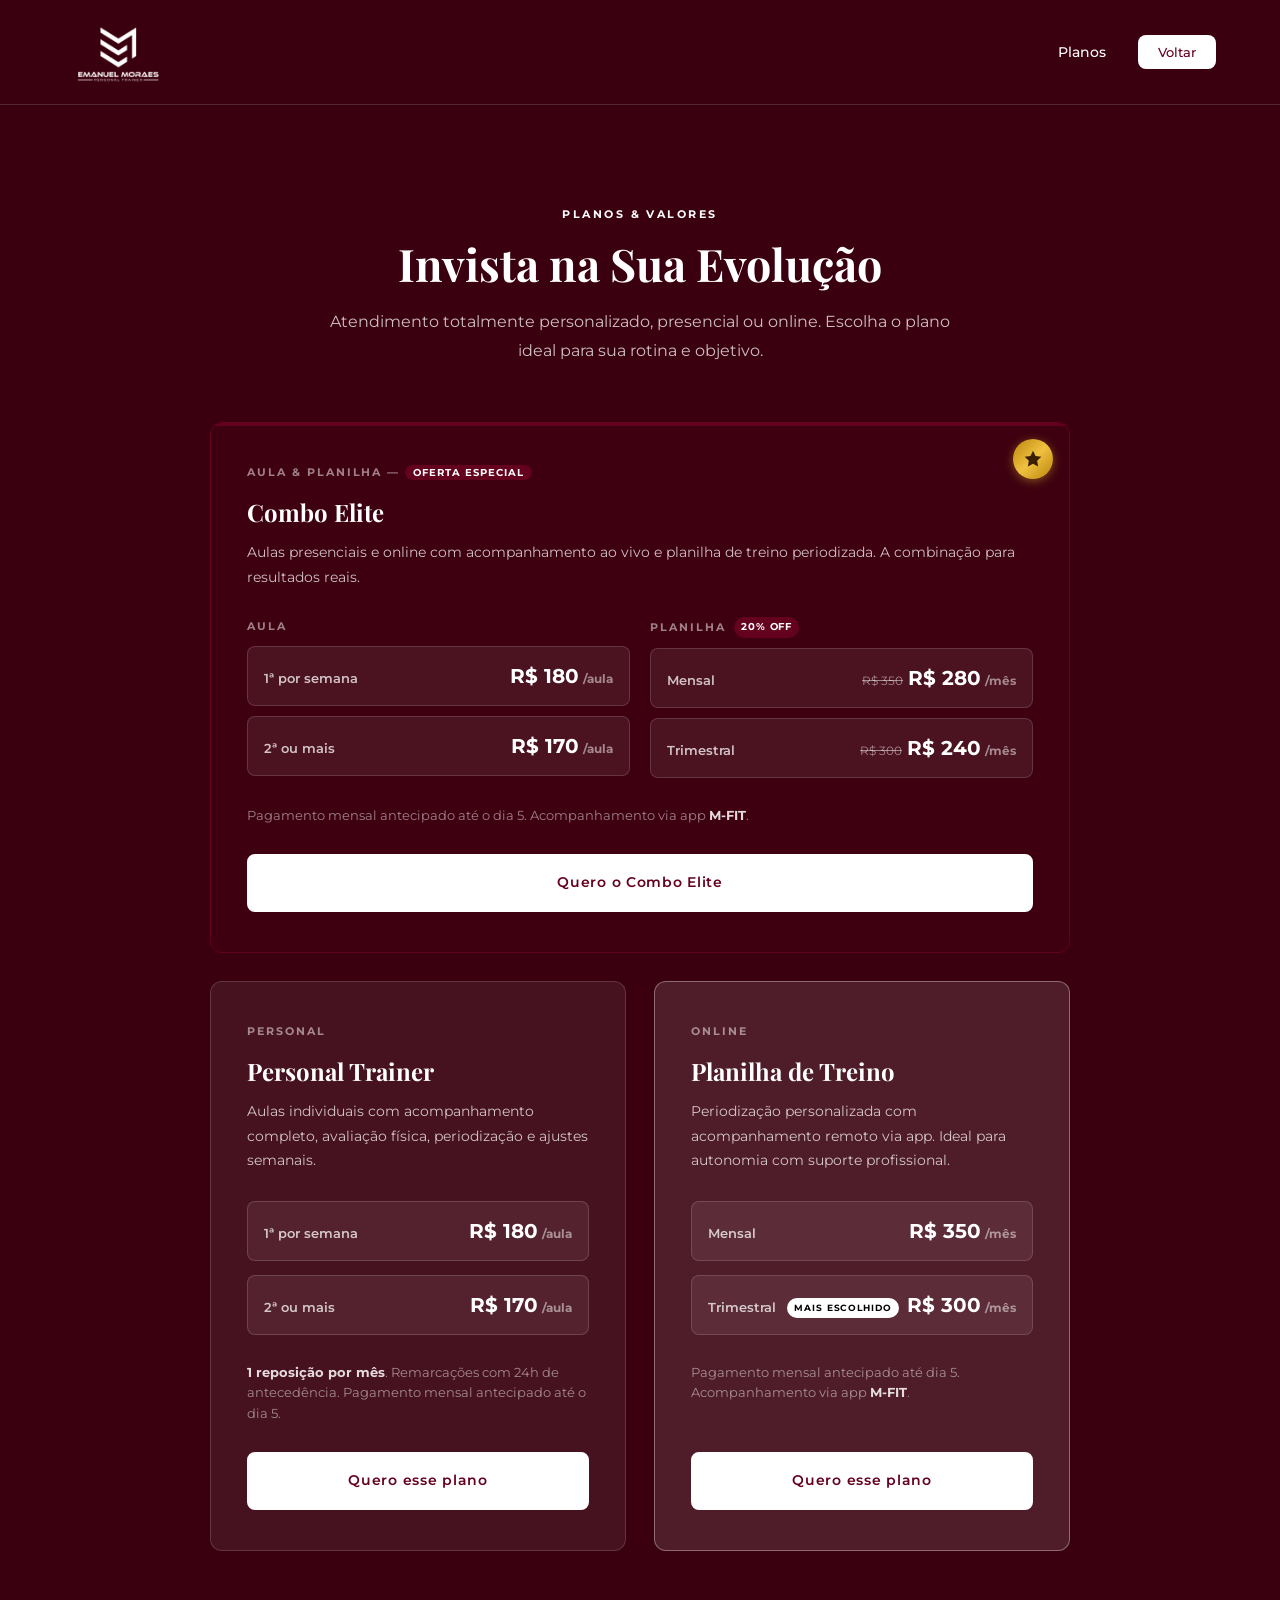
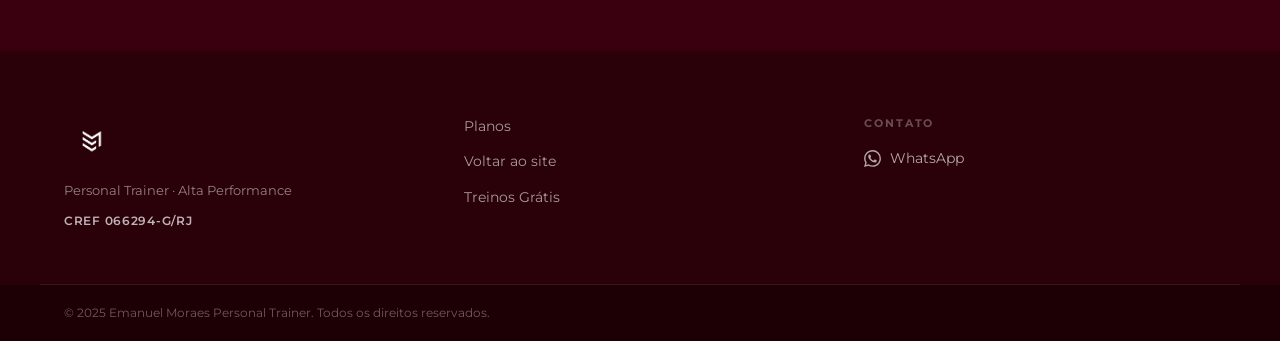
<file: index.html>
<!DOCTYPE html>
<html lang="pt-BR">
<head>
  <meta charset="UTF-8">
  <meta name="viewport" content="width=device-width, initial-scale=1.0">
  <title>Emanuel Moraes | Planos e Valores</title>
  <meta name="description" content="Planos e preços do Personal Trainer Emanuel Moraes - acompanhamento presencial e online">
  <link rel="preconnect" href="https://fonts.googleapis.com">
  <link rel="preconnect" href="https://fonts.gstatic.com" crossorigin>
  <link href="https://fonts.googleapis.com/css2?family=Playfair+Display:ital,wght@0,400;0,700;0,900&family=Montserrat:wght@300;400;500;600;700&display=swap" rel="stylesheet">
  <link rel="stylesheet" href="https://unpkg.com/aos@2.3.4/dist/aos.css">
  <link rel="stylesheet" href="css/style.css">
</head>
<body>
  <header class="header" id="header">
    <nav class="nav container">
      <a href="../site-emanuel-moraes/index.html" class="nav__logo">
        <img src="Imagens/Logo%20Branca.png" alt="Emanuel Moraes" class="nav__logo-img">
      </a>
      <ul class="nav__menu" id="navMenu" role="navigation" aria-label="Menu principal">
        <li><a href="#planos" class="nav__link">Planos</a></li>
        <li><a href="../site-emanuel-moraes/index.html" class="nav__link nav__link--cta">Voltar</a></li>
      </ul>
      <button class="nav__hamburger" id="navHamburger" aria-label="Abrir menu" aria-expanded="false">
        <span></span><span></span><span></span>
      </button>
    </nav>
  </header>

  <main>
    <section class="planos section" id="planos" aria-label="Planos e Valores" style="margin-top: var(--nav-h);">
      <div class="container">
        <div class="section-header" data-aos="fade-up">
          <span class="eyebrow">Planos &amp; Valores</span>
          <h2 class="section-title">Invista na Sua Evolução</h2>
          <p class="section-desc">Atendimento totalmente personalizado, presencial ou online. Escolha o plano ideal para sua rotina e objetivo.</p>
        </div>
        <div class="planos__grid">

          <!-- COMBO ELITE -->
          <article class="plano-card plano-card--combo" data-aos="fade-up" data-aos-delay="0">
            <div class="combo-selo-ouro" aria-hidden="true">
              <svg viewBox="0 0 24 24" fill="currentColor" aria-hidden="true"><path d="M12 2l3.09 6.26L22 9.27l-5 4.87 1.18 6.88L12 17.77l-6.18 3.25L7 14.14 2 9.27l6.91-1.01L12 2z"/></svg>
            </div>
            <p class="plano-card__label">Aula &amp; Planilha — <span class="combo-tag">Oferta Especial</span></p>
            <h3 class="plano-card__title">Combo Elite</h3>
            <p class="plano-card__desc">Aulas presenciais e online com acompanhamento ao vivo e planilha de treino periodizada. A combinação para resultados reais.</p>
            <div class="combo-prices">
              <div class="combo-price-group">
                <p class="combo-group-title">Aula</p>
                <div class="plano-price">
                  <span class="plano-price__freq">1ª por semana</span>
                  <span class="plano-price__value">R$ 180<span class="plano-price__unit">/aula</span></span>
                </div>
                <div class="plano-price">
                  <span class="plano-price__freq">2ª ou mais</span>
                  <span class="plano-price__value">R$ 170<span class="plano-price__unit">/aula</span></span>
                </div>
              </div>
              <div class="combo-price-group">
                <p class="combo-group-title">Planilha <span class="combo-off-badge">20% OFF</span></p>
                <div class="plano-price">
                  <span class="plano-price__freq">Mensal</span>
                  <span class="plano-price__value"><span class="combo-price-old">R$ 350</span>R$ 280<span class="plano-price__unit">/mês</span></span>
                </div>
                <div class="plano-price">
                  <span class="plano-price__freq">Trimestral</span>
                  <span class="plano-price__value"><span class="combo-price-old">R$ 300</span>R$ 240<span class="plano-price__unit">/mês</span></span>
                </div>
              </div>
            </div>
            <p class="plano-card__obs">Pagamento mensal antecipado até o dia 5. Acompanhamento via app <strong>M-FIT</strong>.</p>
            <a href="https://wa.me/5522999625545" class="btn btn--primary btn--full" target="_blank" rel="noopener noreferrer">Quero o Combo Elite</a>
          </article>

          <!-- PERSONAL TRAINER -->
          <article class="plano-card" data-aos="fade-up" data-aos-delay="100">
            <p class="plano-card__label">Personal</p>
            <h3 class="plano-card__title">Personal Trainer</h3>
            <p class="plano-card__desc">Aulas individuais com acompanhamento completo, avaliação física, periodização e ajustes semanais.</p>
            <div class="plano-card__prices">
              <div class="plano-price">
                <span class="plano-price__freq">1ª por semana</span>
                <span class="plano-price__value">R$ 180<span class="plano-price__unit">/aula</span></span>
              </div>
              <div class="plano-price">
                <span class="plano-price__freq">2ª ou mais</span>
                <span class="plano-price__value">R$ 170<span class="plano-price__unit">/aula</span></span>
              </div>
            </div>
            <p class="plano-card__obs"><strong>1 reposição por mês</strong>. Remarcações com 24h de antecedência. Pagamento mensal antecipado até o dia 5.</p>
            <a href="https://wa.me/5522999625545" class="btn btn--primary btn--full" target="_blank" rel="noopener noreferrer">Quero esse plano</a>
          </article>

          <!-- PLANILHA DE TREINO -->
          <article class="plano-card plano-card--destaque" data-aos="fade-up" data-aos-delay="200">
            <p class="plano-card__label">Online</p>
            <h3 class="plano-card__title">Planilha de Treino</h3>
            <p class="plano-card__desc">Periodização personalizada com acompanhamento remoto via app. Ideal para autonomia com suporte profissional.</p>
            <div class="plano-card__prices">
              <div class="plano-price">
                <span class="plano-price__freq">Mensal</span>
                <span class="plano-price__value">R$ 350<span class="plano-price__unit">/mês</span></span>
              </div>
              <div class="plano-price">
                <span class="plano-price__freq">Trimestral <span class="badge-popular">Mais escolhido</span></span>
                <span class="plano-price__value">R$ 300<span class="plano-price__unit">/mês</span></span>
              </div>
            </div>
            <p class="plano-card__obs">Pagamento mensal antecipado até dia 5. Acompanhamento via app <strong>M-FIT</strong>.</p>
            <a href="https://client.mfitpersonal.com.br/out/signup-link/NjExNDQ2" class="btn btn--primary btn--full" target="_blank" rel="noopener noreferrer">Quero esse plano</a>
          </article>

        </div>
      </div>
    </section>
  </main>

  <footer class="footer" role="contentinfo">
    <div class="container footer__top">
      <div class="footer__brand">
        <img src="Imagens/logo-rodape.png" alt="Emanuel Moraes" class="footer__logo-img">
        <span class="footer__tagline">Personal Trainer &middot; Alta Performance</span>
        <span class="footer__cref">CREF 066294-G/RJ</span>
      </div>
      <nav class="footer__nav" aria-label="Navegação rodapé">
        <a href="#planos">Planos</a>
        <a href="../site-emanuel-moraes/index.html">Voltar ao site</a>
        <a href="treinos.html">Treinos Grátis</a>
      </nav>
      <div>
        <p class="footer__social-label">Contato</p>
        <div class="footer__social-links">
          <a href="https://wa.me/5522999625545" target="_blank" rel="noopener noreferrer">
            <svg viewBox="0 0 24 24" fill="currentColor" aria-hidden="true"><path d="M17.472 14.382c-.297-.149-1.758-.867-2.03-.967-.273-.099-.471-.148-.67.15-.197.297-.767.966-.94 1.164-.173.199-.347.223-.644.075-.297-.15-1.255-.463-2.39-1.475-.883-.788-1.48-1.761-1.653-2.059-.173-.297-.018-.458.13-.606.134-.133.298-.347.446-.52.149-.174.198-.298.298-.497.099-.198.05-.371-.025-.52-.075-.149-.669-1.612-.916-2.207-.242-.579-.487-.5-.669-.51-.173-.008-.371-.01-.57-.01-.198 0-.52.074-.792.372-.272.297-1.04 1.016-1.04 2.479 0 1.462 1.065 2.875 1.213 3.074.149.198 2.096 3.2 5.077 4.487.709.306 1.262.489 1.694.625.712.227 1.36.195 1.871.118.571-.085 1.758-.719 2.006-1.413.248-.694.248-1.289.173-1.413-.074-.124-.272-.198-.57-.347m-5.421 7.403h-.004a9.87 9.87 0 01-5.031-1.378l-.361-.214-3.741.982.998-3.648-.235-.374a9.86 9.86 0 01-1.51-5.26c.001-5.45 4.436-9.884 9.888-9.884 2.64 0 5.122 1.03 6.988 2.898a9.825 9.825 0 012.893 6.994c-.003 5.45-4.437 9.884-9.885 9.884m8.413-18.297A11.815 11.815 0 0012.05 0C5.495 0 .16 5.335.157 11.892c0 2.096.547 4.142 1.588 5.945L.057 24l6.305-1.654a11.882 11.882 0 005.683 1.448h.005c6.554 0 11.89-5.335 11.893-11.893a11.821 11.821 0 00-3.48-8.413z"/></svg>
            WhatsApp
          </a>
        </div>
      </div>
    </div>
    <div class="footer__bottom">
      <div class="footer__bottom-inner">
        <span>&copy; 2025 Emanuel Moraes Personal Trainer. Todos os direitos reservados.</span>
      </div>
    </div>
  </footer>

  <script src="https://unpkg.com/aos@2.3.4/dist/aos.js"></script>
  <script>
    // AOS
    AOS.init({
      duration: 700,
      easing: 'ease-out-cubic',
      once: true,
      offset: 70,
      disable: window.matchMedia('(prefers-reduced-motion: reduce)').matches,
    });

    // Header scroll
    var header = document.getElementById('header');
    window.addEventListener('scroll', function () {
      header.classList.toggle('is-scrolled', window.scrollY > 20);
    }, { passive: true });

    // Hamburger menu
    var hamburger = document.getElementById('navHamburger');
    var navMenu   = document.getElementById('navMenu');

    hamburger.addEventListener('click', function () {
      var isOpen = navMenu.classList.contains('is-open');
      if (isOpen) {
        navMenu.classList.remove('is-open');
        hamburger.setAttribute('aria-expanded', 'false');
        document.body.style.overflow = '';
      } else {
        navMenu.classList.add('is-open');
        hamburger.setAttribute('aria-expanded', 'true');
        document.body.style.overflow = 'hidden';
      }
    });

    navMenu.querySelectorAll('.nav__link').forEach(function (link) {
      link.addEventListener('click', function () {
        navMenu.classList.remove('is-open');
        hamburger.setAttribute('aria-expanded', 'false');
        document.body.style.overflow = '';
      });
    });

    document.addEventListener('click', function (e) {
      if (!header.contains(e.target)) {
        navMenu.classList.remove('is-open');
        hamburger.setAttribute('aria-expanded', 'false');
        document.body.style.overflow = '';
      }
    });

    document.addEventListener('keydown', function (e) {
      if (e.key === 'Escape') {
        navMenu.classList.remove('is-open');
        hamburger.setAttribute('aria-expanded', 'false');
        document.body.style.overflow = '';
      }
    });

    // Smooth scroll
    document.querySelectorAll('a[href^="#"]').forEach(function (anchor) {
      anchor.addEventListener('click', function (e) {
        var href = this.getAttribute('href');
        if (!href || href === '#') return;
        var target = document.querySelector(href);
        if (!target) return;
        e.preventDefault();
        var navHeight = header.offsetHeight;
        var top = target.getBoundingClientRect().top + window.scrollY - navHeight;
        window.scrollTo({ top: top, behavior: 'smooth' });
      });
    });
  </script>
</body>
</html>
</file>
<file: css/style.css>
/* =============================================
   TOKENS & RESET
   ============================================= */
:root {
    --white:       #FFFFFF;
    --black:       #000000;
    --bg:          #3A000F;
    --bg-dark:     #2a0009;
    --wine:        #64011e;
    --wine-alpha:  rgba(255, 255, 255, 0.12);
    --gray-border: rgba(255, 255, 255, 0.15);
    --gray-text:   rgba(255, 255, 255, 0.75);
    --gray-light:  rgba(255, 255, 255, 0.5);

    --serif: 'Playfair Display', Georgia, serif;
    --sans:  'Montserrat', system-ui, sans-serif;

    --ease: cubic-bezier(0.25, 0.46, 0.45, 0.94);
    --dur:  0.3s;

    --shadow-md: 0 6px 24px rgba(0, 0, 0, 0.35);
    --shadow-lg: 0 14px 44px rgba(0, 0, 0, 0.45);

    --nav-h: 104px;
    --radius: 8px;
}

*, *::before, *::after {
    margin: 0;
    padding: 0;
    box-sizing: border-box;
}

html {
    scroll-behavior: smooth;
    -webkit-text-size-adjust: 100%;
    overflow-x: hidden;
}

body {
    font-family: var(--sans);
    font-size: 16px;
    line-height: 1.7;
    color: var(--white);
    background: var(--bg);
    overflow-x: hidden;
    -webkit-font-smoothing: antialiased;
}

img {
    display: block;
    max-width: 100%;
}

a { text-decoration: none; color: inherit; }
ul, ol { list-style: none; }
button { font-family: inherit; border: none; background: none; cursor: pointer; }

/* =============================================
   LAYOUT UTILITIES
   ============================================= */
.container {
    max-width: 1200px;
    margin: 0 auto;
    padding: 0 24px;
}

.full-bleed {
    width: 100vw;
    position: relative;
    left: 50%;
    transform: translateX(-50%);
}

/* =============================================
   TYPOGRAPHY UTILITIES
   ============================================= */
.eyebrow {
    display: block;
    font-size: 0.7rem;
    font-weight: 700;
    letter-spacing: 0.22em;
    text-transform: uppercase;
    color: var(--white);
    margin-bottom: 14px;
}

.section-title {
    font-family: var(--serif);
    font-size: clamp(1.75rem, 5vw, 2.8rem);
    font-weight: 700;
    line-height: 1.18;
    color: var(--white);
    margin-bottom: 16px;
}

.section-desc {
    font-size: 1rem;
    color: var(--gray-text);
    max-width: 640px;
    line-height: 1.85;
    margin-bottom: 48px;
}

.section-header {
    text-align: center;
    margin-bottom: 56px;
}
.section-header .section-desc {
    margin-left: auto;
    margin-right: auto;
    margin-bottom: 0;
}

/* =============================================
   BUTTONS
   ============================================= */
.btn {
    display: inline-flex;
    align-items: center;
    gap: 10px;
    padding: 15px 36px;
    border-radius: var(--radius);
    font-family: var(--sans);
    font-size: 0.88rem;
    font-weight: 600;
    letter-spacing: 0.05em;
    border: 2px solid transparent;
    transition: background var(--dur) var(--ease),
                border-color var(--dur) var(--ease),
                color var(--dur) var(--ease),
                transform var(--dur) var(--ease),
                box-shadow var(--dur) var(--ease);
    cursor: pointer;
    white-space: nowrap;
}

.btn__arrow {
    width: 16px;
    height: 16px;
    transition: transform var(--dur) var(--ease);
    flex-shrink: 0;
}
.btn:hover .btn__arrow { transform: translateX(4px); }

.btn--primary {
    background: var(--white);
    color: var(--wine);
    border-color: var(--white);
}
.btn--primary:hover {
    background: rgba(255, 255, 255, 0.88);
    border-color: rgba(255, 255, 255, 0.88);
    transform: translateY(-2px);
    box-shadow: var(--shadow-lg);
}

.btn--outline {
    background: transparent;
    color: var(--white);
    border-color: var(--white);
}
.btn--outline:hover {
    background: rgba(255, 255, 255, 0.15);
    color: var(--white);
    transform: translateY(-2px);
}

.btn--ghost {
    background: transparent;
    color: var(--white);
    border-color: var(--gray-border);
    padding: 11px 22px;
    font-size: 0.82rem;
    margin-top: auto;
}
.btn--ghost:hover {
    background: var(--wine-alpha);
    border-color: rgba(255, 255, 255, 0.4);
    transform: translateY(-2px);
}

.btn--whatsapp {
    background: var(--white);
    color: var(--wine);
    border-color: var(--white);
    justify-content: center;
    font-size: 1rem;
    padding: 18px 40px;
    word-break: break-word;
    white-space: normal;
    text-align: center;
}
.btn--whatsapp:hover {
    background: rgba(255, 255, 255, 0.88);
    border-color: rgba(255, 255, 255, 0.88);
    transform: translateY(-2px);
    box-shadow: var(--shadow-lg);
}
.btn--whatsapp svg {
    width: 20px;
    height: 20px;
    flex-shrink: 0;
}

.btn--full {
    width: 100%;
    justify-content: center;
}

/* =============================================
   HEADER / NAV
   ============================================= */
.header {
    position: fixed;
    inset: 0 0 auto 0;
    z-index: 900;
    height: var(--nav-h);
    background: var(--bg);
    border-bottom: 1px solid transparent;
    transition: border-color var(--dur) var(--ease),
                box-shadow var(--dur) var(--ease);
}

.header.is-scrolled {
    border-bottom-color: var(--gray-border);
    box-shadow: 0 2px 16px rgba(0,0,0,0.3);
}

.nav {
    display: flex;
    align-items: center;
    justify-content: space-between;
    height: 100%;
    padding: 0 24px;
    max-width: 1200px;
    margin: 0 auto;
}

/* Logo */
.nav__logo {
    display: flex;
    align-items: center;
    flex-shrink: 0;
    height: 100%;
    padding: 8px 0;
}

.nav__logo-img {
    height: 110px;
    width: auto;
    display: block;
    object-fit: contain;
}

/* Menu */
.nav__menu {
    display: flex;
    align-items: center;
    gap: 32px;
}

.nav__link {
    font-size: 0.85rem;
    font-weight: 500;
    color: var(--white);
    position: relative;
    padding-bottom: 2px;
    transition: color var(--dur);
}
.nav__link::after {
    content: '';
    position: absolute;
    bottom: -2px;
    left: 0;
    width: 0;
    height: 1.5px;
    background: var(--white);
    transition: width var(--dur) var(--ease);
}
.nav__link:hover,
.nav__link.is-active { color: rgba(255, 255, 255, 0.7); }
.nav__link:hover::after,
.nav__link.is-active::after { width: 100%; }

.nav__link--cta {
    background: var(--white);
    color: var(--wine);
    padding: 9px 20px;
    border-radius: var(--radius);
    font-size: 0.82rem;
}
.nav__link--cta::after { display: none; }
.nav__link--cta:hover {
    background: rgba(255, 255, 255, 0.88);
    color: var(--wine);
}

/* Hamburger */
.nav__hamburger {
    display: none;
    flex-direction: column;
    justify-content: center;
    gap: 5px;
    width: 36px;
    height: 36px;
    padding: 4px;
    border-radius: 4px;
    transition: background var(--dur);
}
.nav__hamburger:hover { background: rgba(255, 255, 255, 0.1); }
.nav__hamburger span {
    display: block;
    width: 22px;
    height: 2px;
    background: var(--white);
    border-radius: 2px;
    transition: transform var(--dur) var(--ease), opacity var(--dur);
}
.nav__hamburger[aria-expanded="true"] span:nth-child(1) { transform: translateY(7px) rotate(45deg); }
.nav__hamburger[aria-expanded="true"] span:nth-child(2) { opacity: 0; }
.nav__hamburger[aria-expanded="true"] span:nth-child(3) { transform: translateY(-7px) rotate(-45deg); }

/* =============================================
   HERO
   ============================================= */
.hero {
    position: relative;
    margin-top: var(--nav-h);
    min-height: calc(100svh - var(--nav-h));
    display: flex;
    align-items: center;
    overflow: hidden;
}

.hero__bg {
    position: absolute;
    inset: 0;
    z-index: 0;
}

.hero__bg-img {
    width: 100%;
    height: 100%;
    object-fit: cover;
    object-position: top center;
}

.hero__overlay {
    position: absolute;
    inset: 0;
    background: linear-gradient(
        110deg,
        rgba(0, 0, 0, 0.80) 0%,
        rgba(0, 0, 0, 0.55) 55%,
        rgba(0, 0, 0, 0.22) 100%
    );
}

.hero__container {
    position: relative;
    z-index: 1;
    padding-top: 60px;
    padding-bottom: 80px;
}

.hero__content {
    max-width: 560px;
}

.hero__eyebrow {
    display: block;
    font-size: 0.68rem;
    font-weight: 700;
    letter-spacing: 0.25em;
    text-transform: uppercase;
    color: rgba(255, 255, 255, 0.6);
    margin-bottom: 18px;
}

.hero__title {
    font-family: var(--serif);
    font-size: clamp(2.4rem, 6vw, 4rem);
    font-weight: 900;
    line-height: 1.08;
    color: var(--white);
    margin-bottom: 20px;
    letter-spacing: -0.01em;
}

.hero__title-accent {
    color: #e8a0b0;
}

.hero__subtitle {
    font-size: 1rem;
    color: rgba(255, 255, 255, 0.78);
    line-height: 1.85;
    margin-bottom: 36px;
    max-width: 480px;
}

.hero__scroll {
    position: absolute;
    bottom: 28px;
    left: 50%;
    transform: translateX(-50%);
    color: rgba(255, 255, 255, 0.5);
    animation: hero-bounce 2.4s ease-in-out infinite;
    transition: color var(--dur);
}
.hero__scroll:hover { color: var(--white); }
.hero__scroll svg { width: 24px; height: 24px; }

@keyframes hero-bounce {
    0%, 100% { transform: translateX(-50%) translateY(0); }
    50%       { transform: translateX(-50%) translateY(8px); }
}

/* =============================================
   SOBRE
   ============================================= */
.sobre {
    background: var(--bg);
    margin-top: 64px;
}

.sobre__container {
    max-width: 100%;
    padding: 0;
    display: grid;
    grid-template-columns: 46% 1fr;
    align-items: start;
    overflow: hidden;
}

.sobre__image-col {
    overflow: hidden;
}

.sobre__image {
    width: 100%;
    height: auto;
    display: block;
}

.sobre__content {
    padding: 80px clamp(24px, 5vw, 80px);
    display: flex;
    flex-direction: column;
    justify-content: center;
    overflow: hidden;
}

.sobre__text p {
    font-size: 1rem;
    color: var(--gray-text);
    line-height: 1.85;
    margin-bottom: 16px;
}

.sobre__certs {
    margin: 32px 0;
    padding: 24px 28px;
    background: rgba(255, 255, 255, 0.08);
    border-radius: var(--radius);
    border: 1px solid var(--gray-border);
}

.sobre__certs-label {
    display: block;
    font-size: 0.68rem;
    font-weight: 700;
    letter-spacing: 0.2em;
    text-transform: uppercase;
    color: var(--gray-light);
    margin-bottom: 16px;
}

.certs-list { display: flex; flex-direction: column; gap: 11px; }

.certs-item {
    display: flex;
    align-items: center;
    gap: 11px;
    font-size: 0.92rem;
    font-weight: 500;
    color: var(--white);
}

.check-icon {
    width: 17px;
    height: 17px;
    color: var(--white);
    flex-shrink: 0;
}

.certs-group-title {
    font-size: 0.65rem;
    font-weight: 700;
    letter-spacing: 0.18em;
    text-transform: uppercase;
    color: rgba(255,255,255,0.4);
    margin: 18px 0 10px;
}
.certs-group-title:first-of-type { margin-top: 4px; }

.certs-list--grid {
    display: grid;
    grid-template-columns: 1fr 1fr;
    gap: 8px 12px;
}

.certs-item--sm {
    font-size: 0.82rem;
    display: flex;
    align-items: center;
    justify-content: space-between;
    gap: 6px;
    background: rgba(255,255,255,0.05);
    border-radius: 6px;
    padding: 6px 10px;
}

.certs-year {
    font-size: 0.72rem;
    font-weight: 700;
    color: rgba(255,255,255,0.4);
    flex-shrink: 0;
}

/* =============================================
   PARCERIA NUTRICIONISTA
   ============================================= */
.parceria {
    background: var(--bg);
    padding: 100px 0;
    border-top: 1px solid var(--gray-border);
}

.parceria__container {
    max-width: 1200px;
    margin: 0 auto;
    padding: 0 24px;
    display: grid;
    grid-template-columns: 1fr 420px;
    gap: 80px;
    align-items: center;
}

.parceria__content {
    display: flex;
    flex-direction: column;
}

.parceria__tag {
    display: inline-flex;
    align-items: center;
    gap: 8px;
    font-size: 0.72rem;
    font-weight: 700;
    letter-spacing: 0.12em;
    text-transform: uppercase;
    color: var(--white);
    background: rgba(255,255,255,0.1);
    border: 1px solid var(--gray-border);
    padding: 6px 14px;
    border-radius: 100px;
    margin-bottom: 24px;
    width: fit-content;
}

.parceria__title {
    font-family: var(--serif);
    font-size: clamp(1.75rem, 4vw, 2.6rem);
    font-weight: 700;
    line-height: 1.2;
    color: var(--white);
    margin-bottom: 20px;
}

.parceria__text {
    font-size: 1rem;
    color: var(--gray-text);
    line-height: 1.85;
    margin-bottom: 16px;
}

.parceria__name {
    font-size: 1.1rem;
    font-weight: 700;
    color: var(--white);
    margin-top: 8px;
}

.parceria__role {
    font-size: 0.85rem;
    color: var(--gray-light);
}

.parceria__insta {
    display: inline-flex;
    align-items: center;
    gap: 6px;
    font-size: 0.85rem;
    font-weight: 600;
    color: rgba(255,255,255,0.6);
    margin-top: 8px;
    transition: color var(--dur);
}
.parceria__insta:hover { color: var(--white); }

.parceria__vermais {
    display: inline-block;
    margin-top: 12px;
    font-size: 0.72rem;
    font-weight: 600;
    letter-spacing: 0.06em;
    color: var(--white);
    border: 1px solid rgba(255,255,255,0.5);
    border-radius: 4px;
    padding: 5px 13px;
    transition: color var(--dur), border-color var(--dur);
}
.parceria__vermais:hover { color: var(--white); border-color: var(--white); }

.parceria__image-col {
    display: flex;
    justify-content: center;
}

.parceria__photo {
    width: 100%;
    height: 100%;
    min-height: 460px;
    border-radius: 12px;
    display: block;
    object-fit: cover;
    object-position: center top;
}

/* =============================================
   SERVIÇOS
   ============================================= */
.servicos {
    background: var(--bg);
    padding: 100px 0;
    border-top: 1px solid var(--gray-border);
}

.servicos__image-wrapper {
    display: flex;
    justify-content: center;
    margin-bottom: 64px;
}

.servicos__image {
    width: auto;
    height: auto;
    max-height: 600px;
    max-width: 100%;
    display: block;
    object-fit: contain;
}

.servicos__grid {
    display: grid;
    grid-template-columns: repeat(3, 1fr);
    gap: 22px;
}

.servico-card {
    background: rgba(255, 255, 255, 0.07);
    border: 1px solid var(--gray-border);
    border-radius: 10px;
    padding: 32px 24px 26px;
    display: flex;
    flex-direction: column;
    transition: border-color var(--dur), box-shadow var(--dur), transform var(--dur);
}
.servico-card:hover {
    border-color: rgba(255, 255, 255, 0.4);
    box-shadow: var(--shadow-md);
    transform: translateY(-5px);
}

.servico-card__icon {
    width: 44px;
    height: 44px;
    color: var(--white);
    margin-bottom: 16px;
}
.servico-card__icon svg { width: 100%; height: 100%; }

.servico-card__title {
    font-family: var(--serif);
    font-size: 1.15rem;
    font-weight: 700;
    color: var(--white);
    margin-bottom: 10px;
    line-height: 1.3;
}

.servico-card__text {
    font-size: 0.9rem;
    color: var(--gray-text);
    line-height: 1.75;
    margin-bottom: 16px;
}

.servico-card__bullets {
    margin-bottom: 16px;
    flex: 1;
}
.servico-card__bullets li {
    display: flex;
    align-items: flex-start;
    gap: 8px;
    font-size: 0.82rem;
    color: var(--gray-text);
    padding: 3px 0;
}
.servico-card__bullets li::before {
    content: '';
    width: 4px;
    height: 4px;
    border-radius: 50%;
    background: var(--white);
    margin-top: 8px;
    flex-shrink: 0;
}

.servico-card__metric {
    display: inline-block;
    font-size: 0.72rem;
    font-weight: 700;
    letter-spacing: 0.06em;
    text-transform: uppercase;
    color: var(--white);
    background: var(--wine-alpha);
    padding: 5px 11px;
    border-radius: 100px;
    margin-bottom: 16px;
}

/* =============================================
   ALUNOS
   ============================================= */
.alunos {
    background: var(--bg);
    padding: 100px 0;
    border-top: 1px solid var(--gray-border);
}

.diferenciais {
    display: flex;
    justify-content: center;
    gap: 40px;
    margin-bottom: 52px;
    flex-wrap: wrap;
}
.diferencial {
    display: flex;
    align-items: center;
    gap: 8px;
    font-size: 0.88rem;
    font-weight: 600;
}
.diferencial svg {
    width: 17px;
    height: 17px;
    color: var(--white);
    flex-shrink: 0;
}

.alunos__gallery {
    display: grid;
    grid-template-columns: repeat(3, 1fr);
    gap: 16px;
}

.alunos__gallery--transf {
    grid-template-columns: repeat(3, 1fr);
    max-width: 1080px;
    margin: 0 auto;
}

.alunos__gallery-img {
    width: 100%;
    height: auto;
    display: block;
    object-fit: cover;
    border-radius: 8px;
}

/* =============================================
   PLANOS E VALORES
   ============================================= */
.planos {
    background: var(--bg);
    padding: 100px 0;
    border-top: 1px solid var(--gray-border);
}

.planos__grid {
    display: grid;
    grid-template-columns: repeat(2, 1fr);
    gap: 28px;
    max-width: 860px;
    margin: 0 auto;
}

.plano-card {
    background: rgba(255, 255, 255, 0.07);
    border: 1px solid var(--gray-border);
    border-radius: 12px;
    padding: 40px 36px;
    display: flex;
    flex-direction: column;
    transition: border-color var(--dur), box-shadow var(--dur), transform var(--dur);
}
.plano-card:hover {
    border-color: rgba(255, 255, 255, 0.4);
    box-shadow: var(--shadow-md);
    transform: translateY(-5px);
}

.plano-card--destaque {
    border-color: rgba(255,255,255,0.35);
    background: rgba(255, 255, 255, 0.11);
}

.plano-card__label {
    font-size: 0.68rem;
    font-weight: 700;
    letter-spacing: 0.18em;
    text-transform: uppercase;
    color: var(--gray-light);
    margin-bottom: 10px;
}

.plano-card__title {
    font-family: var(--serif);
    font-size: 1.5rem;
    font-weight: 700;
    color: var(--white);
    margin-bottom: 8px;
}

.plano-card__desc {
    font-size: 0.9rem;
    color: var(--gray-text);
    line-height: 1.7;
    margin-bottom: 28px;
}

.plano-card__prices {
    display: flex;
    flex-direction: column;
    gap: 14px;
    margin-bottom: 28px;
}

.plano-price {
    display: flex;
    align-items: baseline;
    justify-content: space-between;
    padding: 12px 16px;
    background: rgba(255,255,255,0.07);
    border-radius: var(--radius);
    border: 1px solid var(--gray-border);
}

.plano-price__freq {
    font-size: 0.82rem;
    font-weight: 600;
    color: var(--gray-text);
}

.badge-popular {
    display: inline-block;
    font-size: 0.58rem;
    font-weight: 700;
    letter-spacing: 0.1em;
    text-transform: uppercase;
    color: #000;
    background: var(--white);
    padding: 2px 7px;
    border-radius: 20px;
    margin-left: 7px;
    vertical-align: middle;
}

.plano-price__value {
    font-size: 1.25rem;
    font-weight: 700;
    color: var(--white);
}

.plano-price__unit {
    font-size: 0.78rem;
    color: var(--gray-light);
    margin-left: 4px;
}

.plano-card__obs {
    font-size: 0.8rem;
    color: var(--gray-light);
    line-height: 1.6;
    margin-bottom: 28px;
    flex: 1;
}

/* COMBO ELITE */
.plano-card--combo {
    grid-column: 1 / -1;
    border-color: var(--wine);
    background: rgba(100, 1, 30, 0.1);
    position: relative;
    overflow: hidden;
}
.plano-card--combo::before {
    content: '';
    position: absolute;
    top: 0; left: 0; right: 0;
    height: 3px;
    background: var(--wine);
}
.plano-card--combo:hover {
    border-color: var(--wine);
    box-shadow: 0 8px 32px rgba(100, 1, 30, 0.25);
    transform: translateY(-5px);
}

.combo-prices {
    display: grid;
    grid-template-columns: repeat(2, 1fr);
    gap: 20px;
    margin-bottom: 28px;
}

.combo-price-group {
    display: flex;
    flex-direction: column;
    gap: 10px;
}

.combo-group-title {
    font-size: 0.68rem;
    font-weight: 700;
    letter-spacing: 0.18em;
    text-transform: uppercase;
    color: var(--gray-light);
    display: flex;
    align-items: center;
    gap: 8px;
}

.combo-tag {
    font-size: 0.6rem;
    font-weight: 700;
    letter-spacing: 0.1em;
    text-transform: uppercase;
    color: #fff;
    background: var(--wine);
    padding: 2px 8px;
    border-radius: 20px;
    vertical-align: middle;
}

.combo-off-badge {
    font-size: 0.6rem;
    font-weight: 700;
    letter-spacing: 0.1em;
    text-transform: uppercase;
    color: #fff;
    background: var(--wine);
    padding: 2px 7px;
    border-radius: 20px;
}

.combo-price-old {
    font-size: 0.75rem;
    font-weight: 400;
    color: var(--gray-light);
    text-decoration: line-through;
    margin-right: 5px;
}

.plano-card__obs strong {
    color: rgba(255,255,255,0.85);
}

.combo-selo-ouro {
    position: absolute;
    top: 16px;
    right: 16px;
    display: inline-flex;
    align-items: center;
    justify-content: center;
    width: 40px;
    height: 40px;
    background: linear-gradient(135deg, #B8860B, #F0C040, #B8860B);
    border-radius: 50%;
    box-shadow: 0 2px 10px rgba(201, 162, 39, 0.5);
}
.combo-selo-ouro svg {
    width: 20px;
    height: 20px;
    fill: #3a2000;
    flex-shrink: 0;
}

/* =============================================
   REVIEWS – DEPOIMENTOS
   ============================================= */
.reviews {
    background: var(--bg);
    padding: 100px 0;
    border-top: 1px solid var(--gray-border);
}

.reviews__grid {
    display: grid;
    grid-template-columns: repeat(3, 1fr);
    gap: 24px;
    max-width: 1100px;
    margin: 0 auto;
}

.review-card {
    background: rgba(255, 255, 255, 0.05);
    border: 1px solid var(--gray-border);
    border-radius: 12px;
    padding: 28px;
    display: flex;
    flex-direction: column;
    gap: 16px;
    transition: border-color var(--dur), box-shadow var(--dur), transform var(--dur);
}
.review-card:hover {
    border-color: rgba(255, 255, 255, 0.3);
    box-shadow: var(--shadow-md);
    transform: translateY(-4px);
}

.review-stars {
    color: #D4AF37;
    font-size: 1rem;
    letter-spacing: 2px;
}

.review-text {
    font-size: 0.9rem;
    color: var(--gray-text);
    line-height: 1.75;
    flex: 1;
    font-style: italic;
}

.review-author {
    display: flex;
    align-items: center;
    gap: 10px;
    flex-wrap: wrap;
}

.review-name {
    font-size: 0.85rem;
    font-weight: 700;
    color: var(--white);
}

.review-plan {
    font-size: 0.62rem;
    font-weight: 700;
    letter-spacing: 0.1em;
    text-transform: uppercase;
    background: var(--wine);
    color: #fff;
    padding: 2px 8px;
    border-radius: 20px;
}

/* =============================================
   CONHEÇA MAIS – VÍDEO
   ============================================= */
.conheca {
    background: var(--bg);
    padding: 100px 0;
    border-top: 1px solid var(--gray-border);
}

.conheca__video-wrap {
    display: flex;
    justify-content: center;
    margin-top: 48px;
}

.conheca__video-frame {
    position: relative;
    width: 100%;
    max-width: 360px;
    border-radius: 16px;
    overflow: hidden;
    border: 1px solid var(--gray-border);
    box-shadow: var(--shadow-lg);
}

.conheca__video {
    width: 100%;
    height: auto;
    display: block;
}

/* =============================================
   CONTATO
   ============================================= */
.contato {
    background: var(--bg);
    border-top: 1px solid var(--gray-border);
}

.contato__container {
    max-width: 100%;
    padding: 0;
    display: grid;
    grid-template-columns: 46% 1fr;
    align-items: start;
    overflow: hidden;
}

.contato__image-col {
    overflow: hidden;
}

.contato__image {
    width: 100%;
    height: auto;
    display: block;
}

.contato__content {
    padding: 80px clamp(24px, 5vw, 80px);
    display: flex;
    flex-direction: column;
    justify-content: center;
    overflow: hidden;
    min-width: 0;
}

.contato__desc {
    font-size: 1rem;
    color: var(--gray-text);
    line-height: 1.85;
    margin-bottom: 36px;
}

/* =============================================
   FOOTER
   ============================================= */
.footer {
    background: var(--bg-dark);
    color: var(--white);
}

.footer__top {
    display: grid;
    grid-template-columns: 1fr 1fr 1fr;
    gap: 48px;
    padding: 64px 24px 52px;
    max-width: 1200px;
    margin: 0 auto;
    border-bottom: 1px solid rgba(255,255,255,0.08);
    align-items: start;
}

.footer__brand {
    display: flex;
    flex-direction: column;
    gap: 8px;
}

.footer__logo-img {
    height: 56px;
    width: auto;
    max-width: 220px;
    display: block;
    object-fit: contain;
    object-position: left center;
}

.footer__tagline {
    font-size: 0.82rem;
    color: rgba(255,255,255,0.5);
}

.footer__cref {
    font-size: 0.75rem;
    font-weight: 600;
    color: rgba(255,255,255,0.7);
    letter-spacing: 0.06em;
    margin-top: 2px;
}

.footer__nav {
    display: flex;
    flex-direction: column;
    gap: 12px;
}
.footer__nav a {
    font-size: 0.86rem;
    color: rgba(255,255,255,0.6);
    transition: color var(--dur);
}
.footer__nav a:hover { color: var(--white); }

.footer__social-label {
    font-size: 0.66rem;
    font-weight: 700;
    letter-spacing: 0.18em;
    text-transform: uppercase;
    color: rgba(255,255,255,0.3);
    margin-bottom: 14px;
}

.footer__social-links {
    display: flex;
    flex-direction: column;
    gap: 12px;
}
.footer__social-links a {
    display: flex;
    align-items: center;
    gap: 9px;
    font-size: 0.88rem;
    color: rgba(255,255,255,0.65);
    transition: color var(--dur);
}
.footer__social-links a svg { width: 17px; height: 17px; flex-shrink: 0; }
.footer__social-links a:hover { color: var(--white); }

.footer__bottom {
    background: rgba(0,0,0,0.3);
}
.footer__bottom-inner {
    display: flex;
    align-items: center;
    justify-content: space-between;
    padding: 18px 24px;
    max-width: 1200px;
    margin: 0 auto;
    font-size: 0.76rem;
    color: rgba(255,255,255,0.35);
}
.footer__privacy { transition: color var(--dur); }
.footer__privacy:hover { color: rgba(255,255,255,0.7); }

/* =============================================
   ACCESSIBILITY
   ============================================= */
:focus-visible {
    outline: 2px solid var(--white);
    outline-offset: 3px;
    border-radius: 3px;
}
@media (prefers-reduced-motion: reduce) {
    *, *::before, *::after {
        animation-duration: 0.01ms !important;
        transition-duration: 0.01ms !important;
    }
}

/* =============================================
   AOS
   ============================================= */
[data-aos] { pointer-events: none; }
[data-aos].aos-animate { pointer-events: auto; }

/* =============================================
   RESPONSIVE – TABLET (≤ 1024px)
   ============================================= */
@media (max-width: 1024px) {
    .servicos__grid {
        grid-template-columns: repeat(2, 1fr);
    }
    .sobre__content,
    .contato__content {
        padding: 60px 36px;
    }
    .parceria__container {
        grid-template-columns: 1fr 320px;
        gap: 48px;
    }
}

/* =============================================
   RESPONSIVE – MOBILE (≤ 768px)
   ============================================= */
@media (max-width: 768px) {

    :root { --nav-h: 72px; }

    /* ---- NAV ---- */
    .nav { padding: 0 16px; }

    .nav__logo-img { height: 80px; }

    .nav__hamburger { display: flex; }

    .nav__menu {
        position: fixed;
        inset: var(--nav-h) 0 auto 0;
        background: var(--bg);
        flex-direction: column;
        align-items: stretch;
        gap: 0;
        padding: 10px 0 20px;
        border-bottom: 1px solid var(--gray-border);
        box-shadow: 0 8px 24px rgba(0,0,0,0.3);
        transform: translateY(-6px);
        opacity: 0;
        visibility: hidden;
        pointer-events: none;
        transition: opacity var(--dur), transform var(--dur), visibility var(--dur);
        z-index: 800;
    }
    .nav__menu.is-open {
        transform: translateY(0);
        opacity: 1;
        visibility: visible;
        pointer-events: auto;
    }
    .nav__link {
        padding: 13px 20px;
        font-size: 0.95rem;
        display: block;
    }
    .nav__link::after { display: none; }
    .nav__link--cta {
        margin: 10px 20px 0;
        border-radius: var(--radius);
        text-align: center;
        font-size: 0.9rem;
        padding: 13px 20px;
    }

    /* ---- HERO ---- */
    .hero {
        min-height: calc(100svh - var(--nav-h));
        align-items: flex-end;
    }
    .hero__bg-img { object-position: 65% top; }
    .hero__overlay {
        background: linear-gradient(
            to top,
            rgba(0,0,0,0.90) 0%,
            rgba(0,0,0,0.60) 45%,
            rgba(0,0,0,0.15) 100%
        );
    }
    .hero__container { padding-top: 40px; padding-bottom: 100px; }
    .hero__content { max-width: 100%; }
    .hero__title { font-size: clamp(2rem, 9vw, 2.8rem); }
    .hero__subtitle { font-size: 0.95rem; max-width: 100%; }

    /* ---- SOBRE ---- */
    .sobre { margin-top: 40px; }
    .sobre__container { grid-template-columns: 1fr; }
    .sobre__image { height: auto; }
    .sobre__content { padding: 48px 20px; }

    /* ---- PARCERIA ---- */
    .parceria { padding: 72px 0; }
    .parceria__container {
        grid-template-columns: 1fr;
        gap: 40px;
    }
    .parceria__image-col { order: -1; }
    .parceria__photo { max-width: 280px; margin: 0 auto; }

    /* ---- SERVIÇOS ---- */
    .servicos { padding: 72px 0; }
    .servicos__grid { grid-template-columns: 1fr; }

    /* ---- ALUNOS ---- */
    .alunos { padding: 72px 0; }
    .alunos__gallery { grid-template-columns: repeat(2, 1fr); }
    .diferenciais {
        flex-direction: column;
        align-items: flex-start;
        gap: 14px;
    }

    /* ---- REVIEWS ---- */
    .reviews { padding: 72px 0; }
    .reviews__grid { grid-template-columns: repeat(2, 1fr); gap: 16px; }

    /* ---- PLANOS ---- */
    .planos { padding: 72px 0; }
    .planos__grid { grid-template-columns: 1fr; }
    .plano-card { padding: 28px 20px; }
    .plano-card--combo { grid-column: 1; }
    .combo-prices { grid-template-columns: 1fr; gap: 14px; }
    .combo-price-old { display: block; margin-bottom: 2px; margin-right: 0; }
    .plano-price { flex-wrap: wrap; gap: 4px; align-items: center; }

    /* ---- CONHEÇA ---- */
    .conheca { padding: 72px 0; }
    .conheca__video-frame { max-width: 100%; }

    /* ---- CONTATO ---- */
    .contato__container { grid-template-columns: 1fr; }
    .contato__image { height: auto; }
    .contato__content { padding: 48px 20px; }

    /* ---- FOOTER ---- */
    .footer__top {
        grid-template-columns: 1fr;
        gap: 32px;
        padding: 48px 20px 40px;
    }
    .footer__bottom-inner {
        flex-direction: column;
        gap: 8px;
        text-align: center;
        padding: 18px 20px;
    }

    /* ---- BUTTONS ---- */
    .btn { padding: 14px 28px; font-size: 0.9rem; }
    .btn--whatsapp { font-size: 0.95rem; padding: 16px 24px; }
}

/* =============================================
   RESPONSIVE – SMALL MOBILE (≤ 420px)
   ============================================= */
@media (max-width: 420px) {
    .container { padding: 0 16px; }
    .hero__title { font-size: 2rem; }
    .section-title { font-size: 1.65rem; }
    .sobre__image { height: auto; }
    .contato__image { height: auto; }
    .alunos__gallery { grid-template-columns: 1fr; }
    .servicos { padding: 56px 0; }
    .alunos { padding: 56px 0; }
    .reviews { padding: 56px 0; }
    .reviews__grid { grid-template-columns: 1fr; }
    .planos { padding: 56px 0; }
    .conheca { padding: 56px 0; }
    .section-header { margin-bottom: 36px; }
}
</file>
